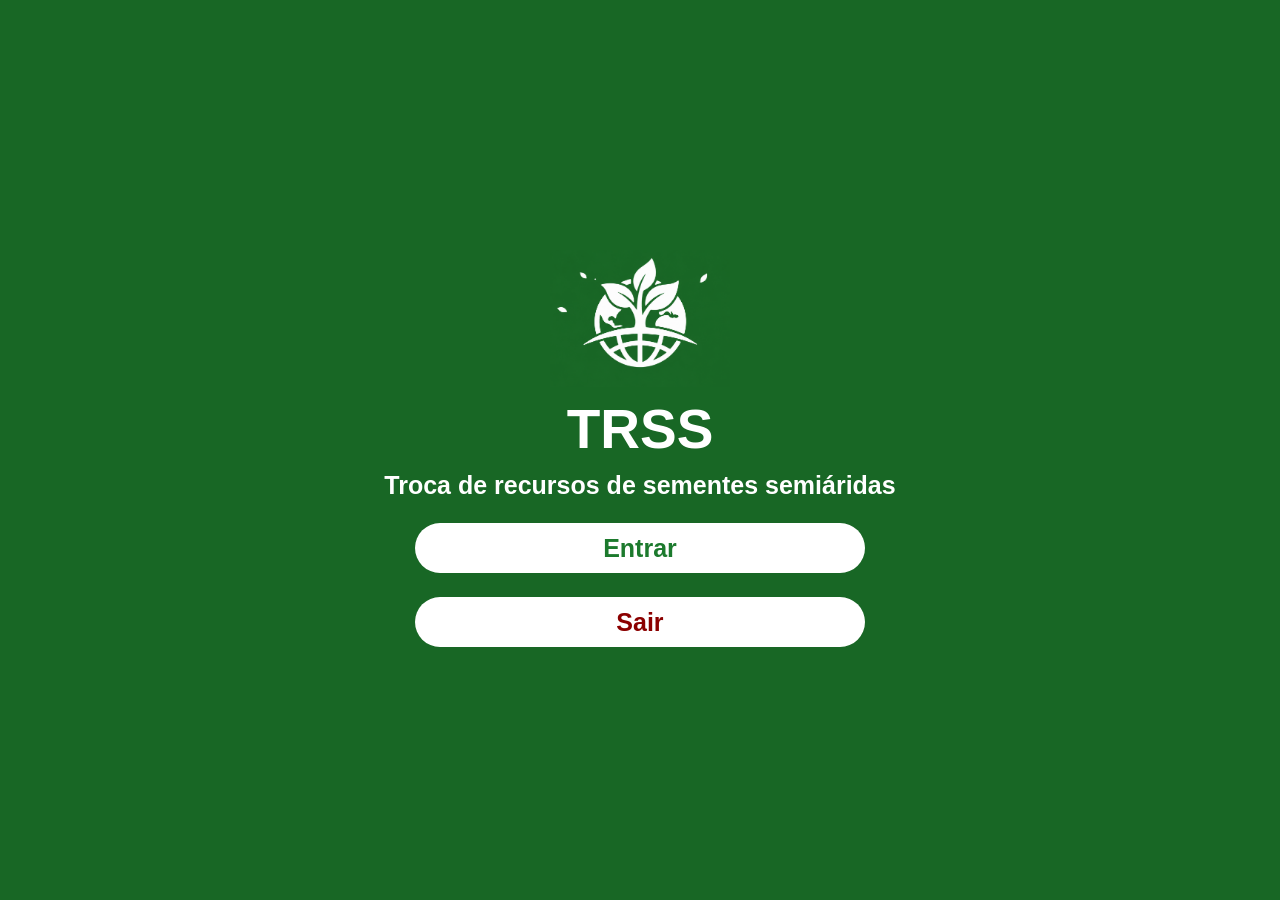
<file: html/index.html>
<!doctype html>
<html lang="pt-BR">
  <head>
    <meta charset="UTF-8" />
    <meta name="viewport" content="width=device-width, initial-scale=1.0" />
    <title>TRSS</title>

    <link rel="stylesheet" href="../css/index.css" />
  </head>

  <body>
    <div class="logo-area">
      <img src="../imagens/logo.png" alt="Logo" />

      <h1>TRSS</h1>

      <h2>Troca de recursos de sementes semiáridas</h2>

      <a href="login.html" class="btn entrar">Entrar</a>

      <br />

      <button class="btn sair">Sair</button>
    </div>
  </body>
</html>
</file>
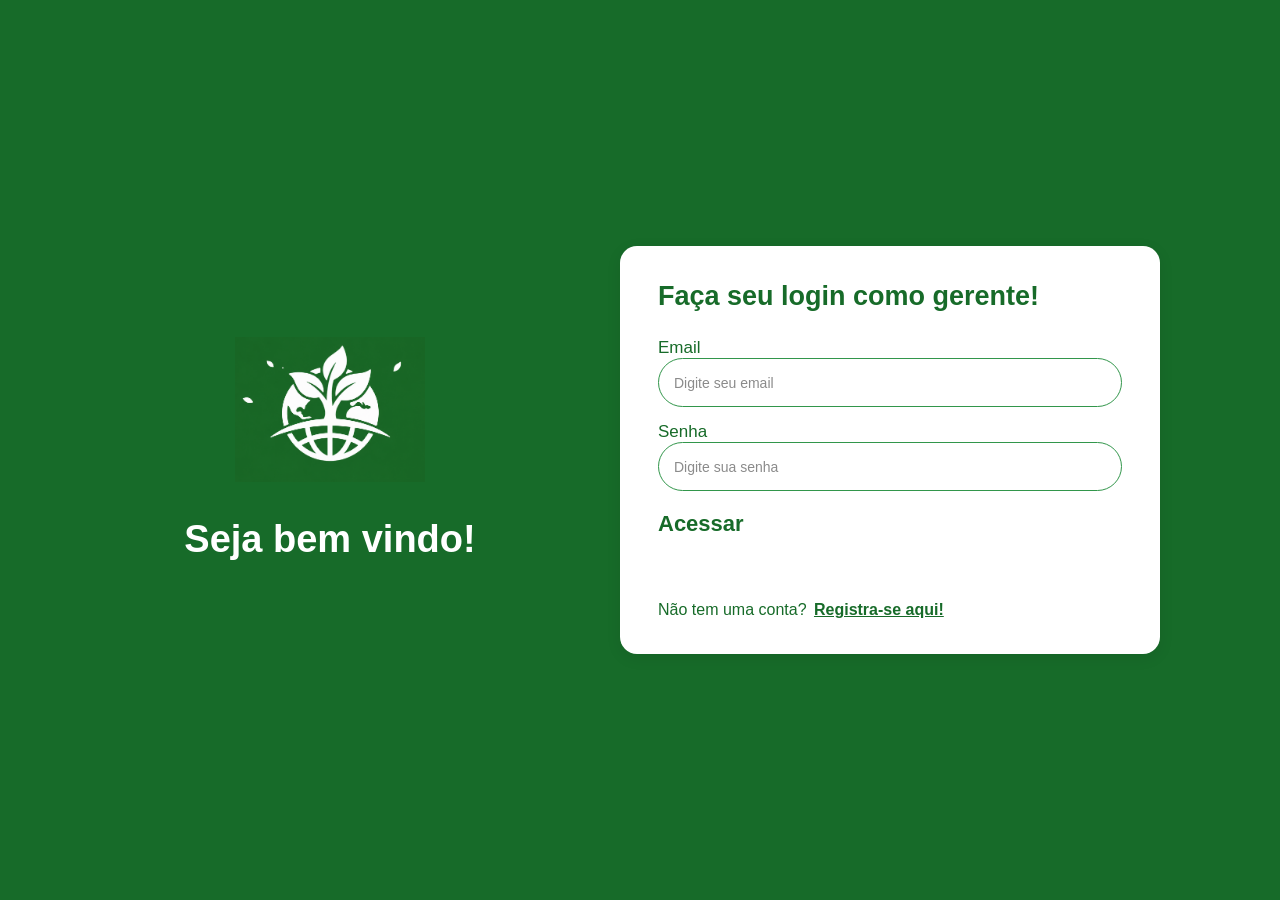
<file: html/adicionar-recurso.html>
<!doctype html>
<html lang="pt-BR">
  <head>
    <meta charset="UTF-8" />
    <meta name="viewport" content="width=device-width, initial-scale=1.0" />

    <link rel="stylesheet" href="../css/adicionar-recurso.css" />

    <title>TRSS - Gerenciar Recursos</title>
  </head>

  <body>
    <div class="container">
      <aside class="sidebar">
        <div class="usuario">
          <div class="avatar">👤</div>
          <span id="nomeUsuario">Olá!</span>
        </div>

        <div class="pesquisa"></div>

        <nav class="menu">
          <a href="homepage.html">
            <span class="icone">⌂</span>
            <span>Início</span>
          </a>

          <a href="monitorar-agricultores.html">
            <span class="icone">♧</span>
            <span>Monitorar agricultores</span>
          </a>

          <a href="adicionar-sementes.html">
            <span class="icone">▣</span>
            <span>Gerenciar sementes</span>
          </a>

          <a href="adicionar-recurso.html" class="ativo">
            <span class="icone">▤</span>
            <span>Gerenciar recursos</span>
          </a>

          <a href="aprovar-solicitacoes.html">
            <span class="icone">✓</span>
            <span>Aprovar solicitações</span>
          </a>

          <a href="#">
            <span class="icone">☑</span>
            <span>Avaliar devoluções</span>
          </a>

          <a href="#" class="sair" id="botaoSair">
            <span class="icone">↪</span>
            <span>Sair</span>
          </a>
        </nav>
      </aside>

      <main class="conteudo">
        <div class="conteudo-interno">
          <h1 class="titulo" id="tituloForm">Adicionar Recurso</h1>

          <div class="card">
            <form id="formRecurso">
              <label for="nome_recurso">Nome do recurso</label>
              <input type="text" id="nome_recurso" required />

              <label for="quantidade">Quantidade</label>
              <input
                type="number"
                id="quantidade"
                min="0"
                step="any"
                required
              />

              <div class="botoes-form">
                <button type="submit" class="enviar" id="botaoEnviar">
                  Adicionar recurso
                </button>
                <button
                  type="button"
                  class="cancelar"
                  id="botaoCancelar"
                  style="display: none"
                >
                  Cancelar edição
                </button>
              </div>
            </form>

            <p id="mensagem"></p>
          </div>

          <div class="card">
            <h2 class="subtitulo">Recursos cadastrados</h2>
            <table>
              <thead>
                <tr>
                  <th>Nome</th>
                  <th>Quantidade</th>
                  <th>Ações</th>
                </tr>
              </thead>
              <tbody id="listaRecursos">
                <tr>
                  <td colspan="3">Carregando...</td>
                </tr>
              </tbody>
            </table>
          </div>
        </div>
      </main>
    </div>

    <script>
      const API_URL = "http://localhost:3000/api";

      const sessaoSalva = localStorage.getItem("supabase_session");
      const usuarioSalvo = localStorage.getItem("usuario");

      if (!sessaoSalva || !usuarioSalvo) {
        window.location.href = "login.html";
      }

      const usuario = JSON.parse(usuarioSalvo);

      if (usuario.papel !== "gerente") {
        window.location.href = "login.html";
      }

      document.getElementById("nomeUsuario").textContent =
        `Olá, ${usuario.nome}`;

      const sessao = JSON.parse(sessaoSalva);
      const token = sessao?.access_token;

      document
        .getElementById("botaoSair")
        .addEventListener("click", (evento) => {
          evento.preventDefault();
          localStorage.removeItem("supabase_session");
          localStorage.removeItem("usuario");
          window.location.href = "login.html";
        });

      let recursoEditando = null;

      const form = document.getElementById("formRecurso");
      const mensagem = document.getElementById("mensagem");
      const botao = document.getElementById("botaoEnviar");
      const botaoCancelar = document.getElementById("botaoCancelar");
      const titulo = document.getElementById("tituloForm");

      function entrarModoEdicao(recurso) {
        recursoEditando = recurso.id_recurso;
        document.getElementById("nome_recurso").value = recurso.nome_recurso;
        document.getElementById("quantidade").value = recurso.quantidade;

        titulo.textContent = "Editar Recurso";
        botao.textContent = "Salvar alterações";
        botaoCancelar.style.display = "inline-block";

        window.scrollTo({ top: 0, behavior: "smooth" });
      }

      function sairModoEdicao() {
        recursoEditando = null;
        form.reset();
        titulo.textContent = "Adicionar Recurso";
        botao.textContent = "Adicionar recurso";
        botaoCancelar.style.display = "none";
      }

      botaoCancelar.addEventListener("click", sairModoEdicao);

      async function carregarRecursos() {
        const corpoTabela = document.getElementById("listaRecursos");

        try {
          const resposta = await fetch(`${API_URL}/recursos`);
          const resultado = await resposta.json();

          if (!resposta.ok || !resultado.sucesso) {
            corpoTabela.innerHTML = `<tr><td colspan="3">Erro ao carregar recursos.</td></tr>`;
            return;
          }

          if (resultado.recursos.length === 0) {
            corpoTabela.innerHTML = `<tr><td colspan="3">Nenhum recurso cadastrado ainda.</td></tr>`;
            return;
          }

          corpoTabela.innerHTML = resultado.recursos
            .map(
              (r) => `
                <tr>
                  <td>${r.nome_recurso}</td>
                  <td>
                    ${r.quantidade}
                    ${
                      r.quantidade === 0
                        ? `<span class="badge-zerado">Estoque zerado</span>`
                        : ""
                    }
                  </td>
                  <td class="acoes">
                    <button class="botao-editar" data-id="${r.id_recurso}">Editar</button>
                    <button class="botao-excluir" data-id="${r.id_recurso}">Excluir</button>
                  </td>
                </tr>
              `,
            )
            .join("");

          // Liga os botões de editar
          document.querySelectorAll(".botao-editar").forEach((btn) => {
            btn.addEventListener("click", () => {
              const recurso = resultado.recursos.find(
                (r) => String(r.id_recurso) === btn.dataset.id,
              );
              entrarModoEdicao(recurso);
            });
          });

          // Liga os botões de excluir
          document.querySelectorAll(".botao-excluir").forEach((btn) => {
            btn.addEventListener("click", () => excluirRecurso(btn.dataset.id));
          });
        } catch (erro) {
          corpoTabela.innerHTML = `<tr><td colspan="3">Não foi possível conectar com o servidor.</td></tr>`;
        }
      }

      carregarRecursos();

      // excluir

      async function excluirRecurso(id) {
        const confirmar = confirm(
          "Tem certeza que deseja excluir esse recurso?",
        );
        if (!confirmar) return;

        try {
          const resposta = await fetch(`${API_URL}/recursos/${id}`, {
            method: "DELETE",
            headers: {
              Authorization: `Bearer ${token}`,
            },
          });

          const resultado = await resposta.json();

          if (!resposta.ok) {
            alert(resultado.mensagem || "Não foi possível excluir o recurso.");
            return;
          }

          carregarRecursos();
        } catch (erro) {
          alert("Não foi possível conectar com o servidor.");
        }
      }

      // adiciona ou envia

      form.addEventListener("submit", async (evento) => {
        evento.preventDefault();

        const nome_recurso = document
          .getElementById("nome_recurso")
          .value.trim();
        const quantidade = document.getElementById("quantidade").value;

        mensagem.textContent = "";

        if (!nome_recurso || quantidade === "") {
          mensagem.textContent = "Preencha todos os campos.";
          mensagem.className = "erro";
          return;
        }

        const estaEditando = recursoEditando !== null;

        const url = estaEditando
          ? `${API_URL}/recursos/${recursoEditando}`
          : `${API_URL}/recursos`;

        const metodo = estaEditando ? "PUT" : "POST";

        botao.disabled = true;
        botao.textContent = estaEditando ? "Salvando..." : "Adicionando...";

        try {
          const resposta = await fetch(url, {
            method: metodo,
            headers: {
              "Content-Type": "application/json",
              Authorization: `Bearer ${token}`,
            },
            body: JSON.stringify({ nome_recurso, quantidade }),
          });

          const resultado = await resposta.json();

          if (!resposta.ok) {
            mensagem.textContent =
              resultado.mensagem ||
              (estaEditando
                ? "Não foi possível salvar as alterações."
                : "Não foi possível adicionar o recurso.");
            mensagem.className = "erro";
            return;
          }

          mensagem.textContent = estaEditando
            ? "Recurso atualizado com sucesso!"
            : "Recurso adicionado com sucesso!";
          mensagem.className = "sucesso";

          sairModoEdicao();
          carregarRecursos();
        } catch (erro) {
          mensagem.textContent = "Não foi possível conectar com o servidor.";
          mensagem.className = "erro";
        } finally {
          botao.disabled = false;
          botao.textContent = recursoEditando
            ? "Salvar alterações"
            : "Adicionar recurso";
        }
      });
    </script>
  </body>
</html>
</file>
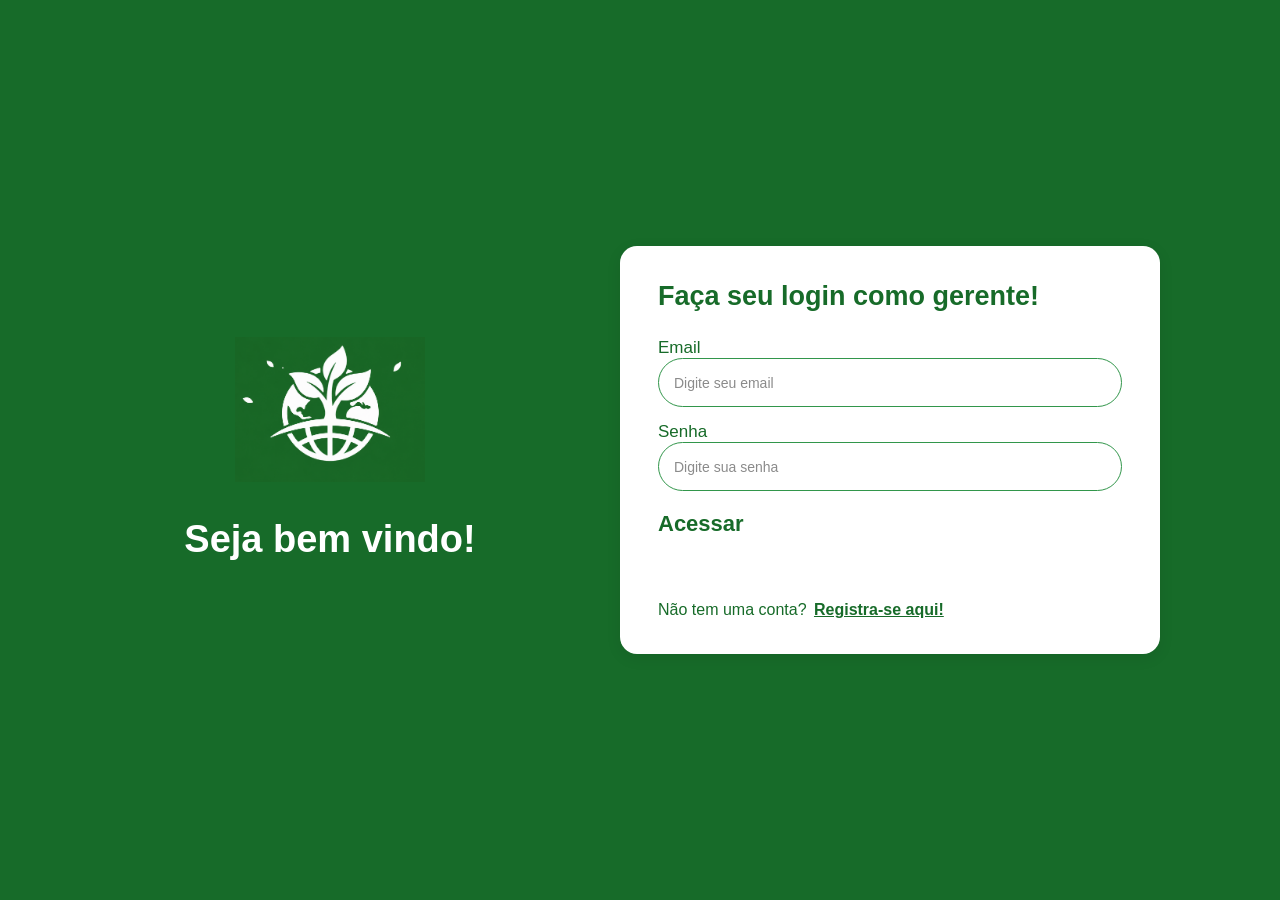
<file: html/adicionar-sementes.html>
<!doctype html>
<html lang="pt-BR">
  <head>
    <meta charset="UTF-8" />
    <meta name="viewport" content="width=device-width, initial-scale=1.0" />

    <link rel="stylesheet" href="../css/adicionar-sementes.css" />

    <title>TRSS - Gerenciar Sementes</title>
  </head>

  <body>
    <div class="container">
      <aside class="sidebar">
        <div class="usuario">
          <div class="avatar">👤</div>
          <span id="nomeUsuario">Olá!</span>
        </div>

        <div class="pesquisa"></div>

        <nav class="menu">
          <a href="homepage.html">
            <span class="icone">⌂</span>
            <span>Início</span>
          </a>

          <a href="monitorar-agricultores.html">
            <span class="icone">♧</span>
            <span>Monitorar agricultores</span>
          </a>

          <a href="adicionar-sementes.html" class="ativo">
            <span class="icone">▣</span>
            <span>Gerenciar sementes</span>
          </a>

          <a href="adicionar-recurso.html">
            <span class="icone">▤</span>
            <span>Gerenciar recursos</span>
          </a>

          <a href="aprovar-solicitacoes.html">
            <span class="icone">✓</span>
            <span>Aprovar solicitações</span>
          </a>

          <a href="#">
            <span class="icone">☑</span>
            <span>Avaliar devoluções</span>
          </a>

          <a href="#" class="sair" id="botaoSair">
            <span class="icone">↪</span>
            <span>Sair</span>
          </a>
        </nav>
      </aside>

      <main class="conteudo">
        <div class="conteudo-interno">
          <h1 class="titulo" id="tituloForm">Adicionar Semente</h1>

          <div class="card">
            <form id="formSemente">
              <label for="tipo">Tipo</label>
              <select id="tipo" required>
                <option value="" disabled selected>Selecione o tipo</option>
                <option value="Feijão">Feijão</option>
                <option value="Fava">Fava</option>
                <option value="Outras sementes">Outras sementes</option>
              </select>

              <label for="subtipo">Subtipo</label>
              <input type="text" id="subtipo" required />

              <label for="quantidade">Quantidade</label>
              <input
                type="number"
                id="quantidade"
                min="0"
                step="any"
                required
              />

              <div class="botoes-form">
                <button type="submit" class="enviar" id="botaoEnviar">
                  Adicionar semente
                </button>
                <button
                  type="button"
                  class="cancelar"
                  id="botaoCancelar"
                  style="display: none"
                >
                  Cancelar edição
                </button>
              </div>
            </form>

            <p id="mensagem"></p>
          </div>

          <div class="card">
            <h2 class="subtitulo">Sementes cadastradas</h2>
            <table>
              <thead>
                <tr>
                  <th>Tipo</th>
                  <th>Subtipo</th>
                  <th>Quantidade</th>
                  <th>Ações</th>
                </tr>
              </thead>
              <tbody id="listaSementes">
                <tr>
                  <td colspan="4">Carregando...</td>
                </tr>
              </tbody>
            </table>
          </div>
        </div>
      </main>
    </div>

    <script>
      const API_URL = "http://localhost:3000/api";

      // proteção

      const sessaoSalva = localStorage.getItem("supabase_session");
      const usuarioSalvo = localStorage.getItem("usuario");

      if (!sessaoSalva || !usuarioSalvo) {
        window.location.href = "login.html";
      }

      const usuario = JSON.parse(usuarioSalvo);

      if (usuario.papel !== "gerente") {
        window.location.href = "login.html";
      }

      document.getElementById("nomeUsuario").textContent =
        `Olá, ${usuario.nome}`;

      const sessao = JSON.parse(sessaoSalva);
      const token = sessao?.access_token;

      document
        .getElementById("botaoSair")
        .addEventListener("click", (evento) => {
          evento.preventDefault();
          localStorage.removeItem("supabase_session");
          localStorage.removeItem("usuario");
          window.location.href = "login.html";
        });

      let sementeEditando = null;

      const form = document.getElementById("formSemente");
      const mensagem = document.getElementById("mensagem");
      const botao = document.getElementById("botaoEnviar");
      const botaoCancelar = document.getElementById("botaoCancelar");
      const titulo = document.getElementById("tituloForm");

      function entrarModoEdicao(semente) {
        sementeEditando = semente.id_semente;
        document.getElementById("tipo").value = semente.tipo;
        document.getElementById("subtipo").value = semente.subtipo;
        document.getElementById("quantidade").value = semente.quantidade;

        titulo.textContent = "Editar Semente";
        botao.textContent = "Salvar alterações";
        botaoCancelar.style.display = "inline-block";

        window.scrollTo({ top: 0, behavior: "smooth" });
      }

      function sairModoEdicao() {
        sementeEditando = null;
        form.reset();
        titulo.textContent = "Adicionar Semente";
        botao.textContent = "Adicionar semente";
        botaoCancelar.style.display = "none";
      }

      botaoCancelar.addEventListener("click", sairModoEdicao);

      // carrega as sementes

      async function carregarSementes() {
        const corpoTabela = document.getElementById("listaSementes");

        try {
          const resposta = await fetch(`${API_URL}/sementes`);
          const resultado = await resposta.json();

          if (!resposta.ok || !resultado.sucesso) {
            corpoTabela.innerHTML = `<tr><td colspan="4">Erro ao carregar sementes.</td></tr>`;
            return;
          }

          if (resultado.sementes.length === 0) {
            corpoTabela.innerHTML = `<tr><td colspan="4">Nenhuma semente cadastrada ainda.</td></tr>`;
            return;
          }

          corpoTabela.innerHTML = resultado.sementes
            .map(
              (s) => `
                <tr>
                  <td>${s.tipo}</td>
                  <td>${s.subtipo}</td>
                  <td>
                    ${s.quantidade}
                    ${
                      s.quantidade === 0
                        ? `<span class="badge-zerado">Estoque zerado</span>`
                        : ""
                    }
                  </td>
                  <td class="acoes">
                    <button class="botao-editar" data-id="${s.id_semente}">Editar</button>
                    <button class="botao-excluir" data-id="${s.id_semente}">Excluir</button>
                  </td>
                </tr>
              `,
            )
            .join("");

          // Liga os botões de editar
          document.querySelectorAll(".botao-editar").forEach((btn) => {
            btn.addEventListener("click", () => {
              const semente = resultado.sementes.find(
                (s) => String(s.id_semente) === btn.dataset.id,
              );
              entrarModoEdicao(semente);
            });
          });

          // Liga os botões de excluir
          document.querySelectorAll(".botao-excluir").forEach((btn) => {
            btn.addEventListener("click", () => excluirSemente(btn.dataset.id));
          });
        } catch (erro) {
          corpoTabela.innerHTML = `<tr><td colspan="4">Não foi possível conectar com o servidor.</td></tr>`;
        }
      }

      carregarSementes();

      async function excluirSemente(id) {
        const confirmar = confirm(
          "Tem certeza que deseja excluir essa semente?",
        );
        if (!confirmar) return;

        try {
          const resposta = await fetch(`${API_URL}/sementes/${id}`, {
            method: "DELETE",
            headers: {
              Authorization: `Bearer ${token}`,
            },
          });

          const resultado = await resposta.json();

          if (!resposta.ok) {
            alert(resultado.mensagem || "Não foi possível excluir a semente.");
            return;
          }

          carregarSementes();
        } catch (erro) {
          alert("Não foi possível conectar com o servidor.");
        }
      }

      form.addEventListener("submit", async (evento) => {
        evento.preventDefault();

        const tipo = document.getElementById("tipo").value.trim();
        const subtipo = document.getElementById("subtipo").value.trim();
        const quantidade = document.getElementById("quantidade").value;

        mensagem.textContent = "";

        if (!tipo || !subtipo || quantidade === "") {
          mensagem.textContent = "Preencha todos os campos.";
          mensagem.className = "erro";
          return;
        }

        const estaEditando = sementeEditando !== null;

        const url = estaEditando
          ? `${API_URL}/sementes/${sementeEditando}`
          : `${API_URL}/sementes`;

        const metodo = estaEditando ? "PUT" : "POST";

        botao.disabled = true;
        botao.textContent = estaEditando ? "Salvando..." : "Adicionando...";

        try {
          const resposta = await fetch(url, {
            method: metodo,
            headers: {
              "Content-Type": "application/json",
              Authorization: `Bearer ${token}`,
            },
            body: JSON.stringify({ tipo, subtipo, quantidade }),
          });

          const resultado = await resposta.json();

          if (!resposta.ok) {
            mensagem.textContent =
              resultado.mensagem ||
              (estaEditando
                ? "Não foi possível salvar as alterações."
                : "Não foi possível adicionar a semente.");
            mensagem.className = "erro";
            return;
          }

          mensagem.textContent = estaEditando
            ? "Semente atualizada com sucesso!"
            : "Semente adicionada com sucesso!";
          mensagem.className = "sucesso";

          sairModoEdicao();
          carregarSementes();
        } catch (erro) {
          mensagem.textContent = "Não foi possível conectar com o servidor.";
          mensagem.className = "erro";
        } finally {
          botao.disabled = false;
          botao.textContent = sementeEditando
            ? "Salvar alterações"
            : "Adicionar semente";
        }
      });
    </script>
  </body>
</html>
</file>
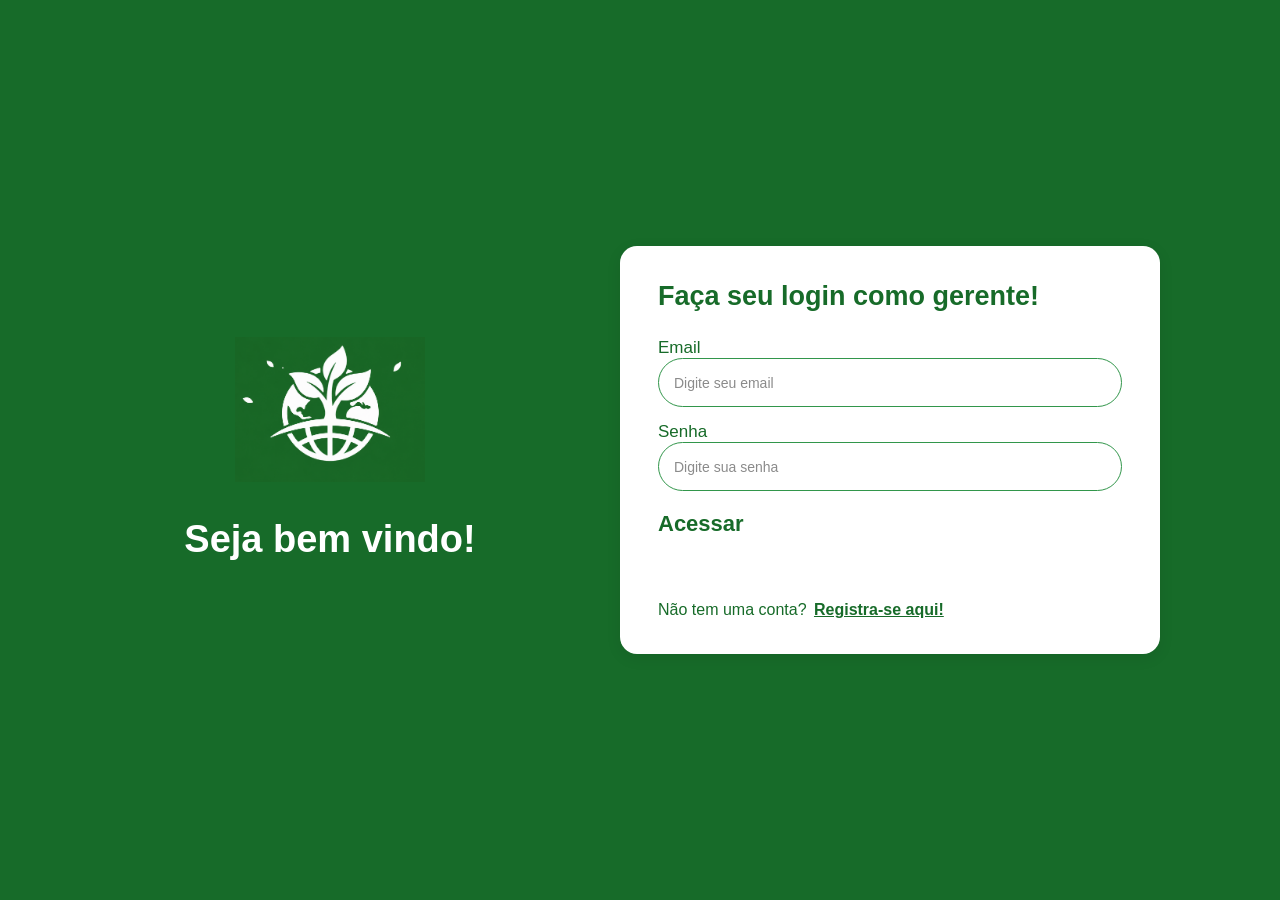
<file: html/aprovar-solicitacoes.html>
<!doctype html>
<html lang="pt-BR">
  <head>
    <meta charset="UTF-8" />
    <meta name="viewport" content="width=device-width, initial-scale=1.0" />

    <link rel="stylesheet" href="../css/aprovar-solicitacoes.css" />

    <title>TRSS - Aprovar solicitações</title>
  </head>

  <body>
    <div class="container">
      <aside class="sidebar">
        <div class="usuario">
          <div class="avatar">👤</div>
          <span id="nomeUsuario">Olá!</span>
        </div>

        <div class="pesquisa"></div>

        <nav class="menu">
          <a href="homepage.html">
            <span class="icone">⌂</span>
            <span>Início</span>
          </a>

          <a href="monitorar-agricultores.html">
            <span class="icone">♧</span>
            <span>Monitorar agricultores</span>
          </a>

          <a href="adicionar-sementes.html">
            <span class="icone">▣</span>
            <span>Gerenciar sementes</span>
          </a>

          <a href="adicionar-recurso.html">
            <span class="icone">▤</span>
            <span>Gerenciar recursos</span>
          </a>

          <a href="aprovar-solicitacoes.html" class="ativo">
            <span class="icone">✓</span>
            <span>Aprovar solicitações e doações</span>
          </a>

          <a href="#">
            <span class="icone">☑</span>
            <span>Avaliar devoluções</span>
          </a>

          <a href="#" class="sair" id="botaoSair">
            <span class="icone">↪</span>
            <span>Sair</span>
          </a>
        </nav>
      </aside>

      <main class="conteudo">
        <div class="conteudo-interno">
          <h1 class="titulo">Aprovar solicitações e doações</h1>

          <div class="lista-operacoes" id="listaOperacoes">
            <p class="carregando">Carregando...</p>
          </div>
        </div>
      </main>
    </div>

    <script>
      const API_URL = "http://localhost:3000/api";

      const sessaoSalva = localStorage.getItem("supabase_session");
      const usuarioSalvo = localStorage.getItem("usuario");

      if (!sessaoSalva || !usuarioSalvo) {
        window.location.href = "login.html";
      }

      const usuario = JSON.parse(usuarioSalvo);

      if (usuario.papel !== "gerente") {
        window.location.href = "login.html";
      }

      const sessao = JSON.parse(sessaoSalva);
      const token = sessao?.access_token;

      document.getElementById("nomeUsuario").textContent =
        `Olá, ${usuario.nome}`;

      document
        .getElementById("botaoSair")
        .addEventListener("click", (evento) => {
          evento.preventDefault();
          localStorage.removeItem("supabase_session");
          localStorage.removeItem("usuario");
          window.location.href = "login.html";
        });

      function descreverItem(operacao) {
        if (operacao.semente) {
          return `${operacao.semente.tipo} - ${operacao.semente.subtipo}`;
        }
        if (operacao.recurso) {
          return operacao.recurso.nome_recurso;
        }
        return "Item não encontrado";
      }

      function formatarData(dataIso) {
        const data = new Date(dataIso);
        return (
          data.toLocaleDateString("pt-BR") +
          " às " +
          data.toLocaleTimeString("pt-BR", {
            hour: "2-digit",
            minute: "2-digit",
          })
        );
      }

      //link do whatsapp

      function montarLinkWhatsapp(telefone) {
        // Remove qualquer caractere que não seja número, por segurança
        const somenteNumeros = String(telefone).replace(/\D/g, "");
        return `https://wa.me/55${somenteNumeros}`;
      }

      //operações pendentes

      async function carregarOperacoes() {
        const lista = document.getElementById("listaOperacoes");

        try {
          const resposta = await fetch(`${API_URL}/operacoes/pendentes`, {
            headers: {
              Authorization: `Bearer ${token}`,
            },
          });
          const resultado = await resposta.json();

          if (!resposta.ok || !resultado.sucesso) {
            lista.innerHTML = `<p class="carregando">Não foi possível carregar as operações.</p>`;
            return;
          }

          if (resultado.operacoes.length === 0) {
            lista.innerHTML = `<p class="carregando">Nenhuma operação pendente no momento.</p>`;
            return;
          }

          lista.innerHTML = resultado.operacoes
            .map(
              (operacao) => `
                <div class="card-operacao" data-id="${operacao.id_operação}">
                  <div class="topo-card">
                    <span class="tipo-badge tipo-${operacao.tipo === "doação" ? "doacao" : "solicitacao"}">
                      ${operacao.tipo === "doação" ? "Doação" : "Solicitação"}
                    </span>
                    <span class="data-operacao">${formatarData(operacao.data_operação)}</span>
                  </div>

                  <div class="corpo-card">
                    <p class="nome-agricultor">${operacao.nome_agricultor}</p>
                    <p class="item-operacao">${descreverItem(operacao)}</p>
                    <p class="quantidade-operacao">Quantidade: ${operacao.quantidade}</p>
                  </div>

                  <div class="rodape-card">
                    ${
                      operacao.telefone_agricultor
                        ? `<a class="botao-contato" href="${montarLinkWhatsapp(operacao.telefone_agricultor)}" target="_blank" rel="noopener noreferrer">Contatar via WhatsApp</a>`
                        : `<span class="sem-contato">Sem telefone</span>`
                    }

                    <div class="acoes">
                      <button class="botao-recusar" onclick="recusar(${operacao.id_operação})">Recusar</button>
                      <button class="botao-aprovar" onclick="aprovar(${operacao.id_operação})">Aprovar</button>
                    </div>
                  </div>
                </div>
              `,
            )
            .join("");
        } catch (erro) {
          lista.innerHTML = `<p class="carregando">Não foi possível conectar com o servidor.</p>`;
        }
      }

      //aprovar ou recusar

      async function processarOperacao(id, acao) {
        const card = document.querySelector(`[data-id="${id}"]`);

        try {
          const resposta = await fetch(`${API_URL}/operacoes/${id}/${acao}`, {
            method: "PUT",
            headers: {
              Authorization: `Bearer ${token}`,
            },
          });
          const resultado = await resposta.json();

          if (!resposta.ok || !resultado.sucesso) {
            alert(resultado.mensagem || "Não foi possível concluir a ação.");
            return;
          }

          if (card) card.remove();
        } catch (erro) {
          alert("Não foi possível conectar com o servidor.");
        }
      }

      function aprovar(id) {
        processarOperacao(id, "aprovar");
      }

      function recusar(id) {
        processarOperacao(id, "recusar");
      }

      carregarOperacoes();
    </script>
  </body>
</html>
</file>
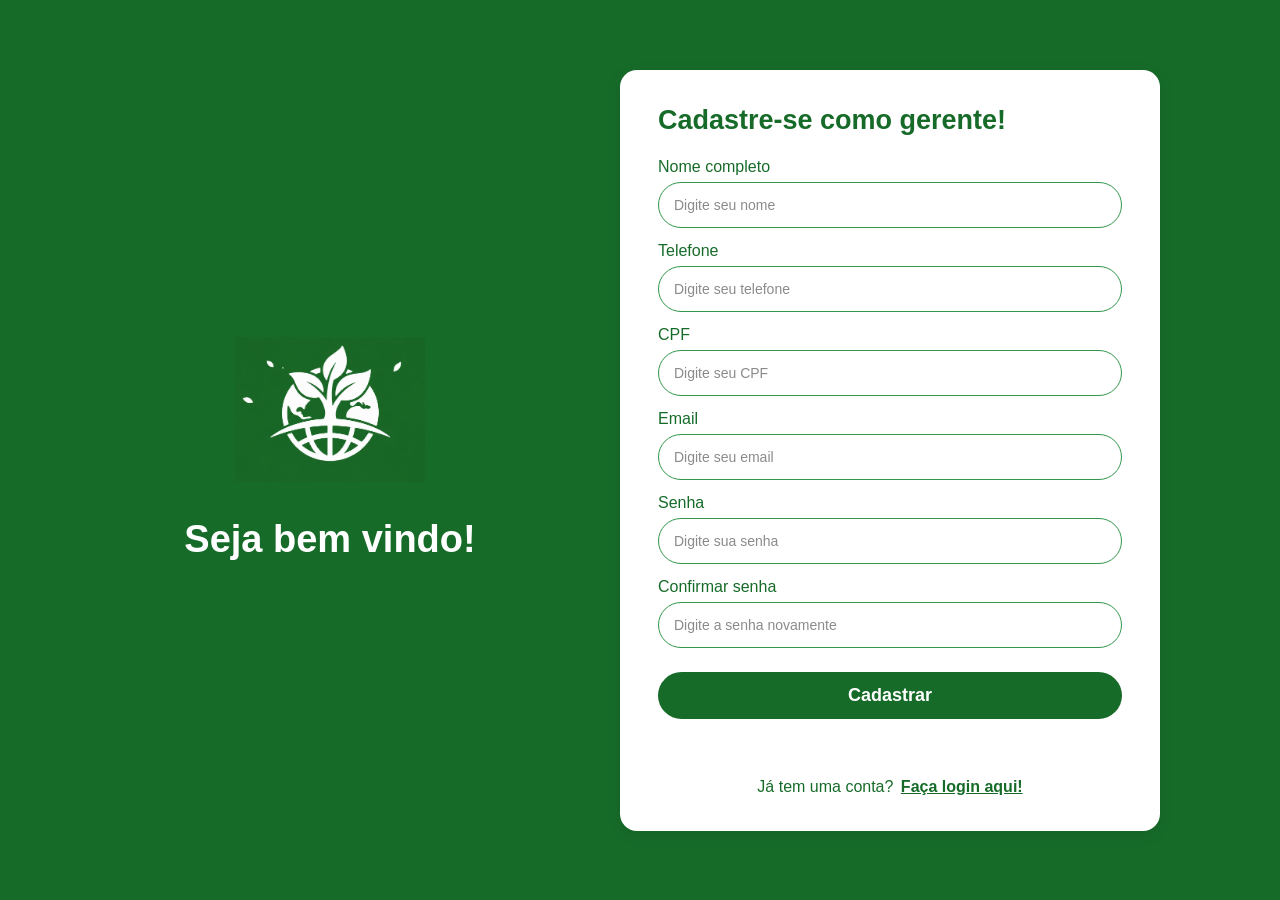
<file: html/cadastro.html>
<!doctype html>
<html lang="pt-BR">
  <head>
    <meta charset="UTF-8" />
    <meta name="viewport" content="width=device-width, initial-scale=1.0" />

    <link rel="stylesheet" href="../css/cadastro.css" />

    <title>Cadastro TRSS</title>
  </head>

  <body>
    <div class="container-login">
      <div class="lado-esquerdo">
        <img src="../imagens/logo.png" alt="Logo TRSS" />

        <h1>Seja bem vindo!</h1>
      </div>

      <div class="caixa-login">
        <h2>Cadastre-se como gerente!</h2>

        <form id="formCadastro">
          <label for="nome">Nome completo</label>
          <div class="campo">
            <input
              type="text"
              id="nome"
              placeholder="Digite seu nome"
              required
            />
          </div>

          <label for="telefone">Telefone</label>
          <div class="campo">
            <input
              type="tel"
              id="telefone"
              placeholder="Digite seu telefone"
              required
            />
          </div>

          <label for="cpf">CPF</label>
          <div class="campo">
            <input type="text" id="cpf" placeholder="Digite seu CPF" required />
          </div>

          <label for="email">Email</label>
          <div class="campo">
            <input
              type="email"
              id="email"
              placeholder="Digite seu email"
              required
            />
          </div>

          <label for="senha">Senha</label>
          <div class="campo">
            <input
              type="password"
              id="senha"
              placeholder="Digite sua senha"
              required
            />
          </div>

          <label for="confirmarSenha">Confirmar senha</label>
          <div class="campo">
            <input
              type="password"
              id="confirmarSenha"
              placeholder="Digite a senha novamente"
              required
            />
          </div>

          <button type="submit" class="acessar" id="botaoCadastrar">
            Cadastrar
          </button>
        </form>

        <p id="mensagem"></p>

        <p class="cadastro">
          Já tem uma conta?
          <a href="login.html"> Faça login aqui! </a>
        </p>
      </div>
    </div>

    <script>
      // Endereço backend
      const API_URL = "http://localhost:3000/api";

      const form = document.getElementById("formCadastro");
      const mensagem = document.getElementById("mensagem");
      const botao = document.getElementById("botaoCadastrar");

      form.addEventListener("submit", async (evento) => {
        evento.preventDefault();

        const nome = document.getElementById("nome").value.trim();
        const telefone = document.getElementById("telefone").value.trim();
        const cpf = document.getElementById("cpf").value.trim();
        const email = document.getElementById("email").value.trim();
        const senha = document.getElementById("senha").value;
        const confirmarSenha = document.getElementById("confirmarSenha").value;

        mensagem.textContent = "";
        mensagem.className = "";

        if (!nome || !telefone || !cpf || !email || !senha || !confirmarSenha) {
          mensagem.textContent = "Preencha todos os campos.";
          mensagem.className = "erro";
          return;
        }

        if (senha !== confirmarSenha) {
          mensagem.textContent = "As senhas não são iguais.";
          mensagem.className = "erro";
          return;
        }

        botao.disabled = true;
        botao.textContent = "Cadastrando...";

        try {
          const resposta = await fetch(`${API_URL}/cadastro`, {
            method: "POST",
            headers: { "Content-Type": "application/json" },
            body: JSON.stringify({
              nome,
              telefone,
              cpf,
              email,
              senha,
              papel: "gerente",
            }),
          });

          const resultado = await resposta.json();

          if (!resposta.ok) {
            mensagem.textContent =
              resultado.mensagem || "Não foi possível realizar o cadastro.";
            mensagem.className = "erro";
            return;
          }

          mensagem.textContent =
            "Cadastro realizado! Verifique seu email e faça login.";
          mensagem.className = "sucesso";
          form.reset();

          setTimeout(() => {
            window.location.href = "login.html";
          }, 1500);
        } catch (erro) {
          mensagem.textContent = "Não foi possível conectar com o servidor.";
          mensagem.className = "erro";
        } finally {
          botao.disabled = false;
          botao.textContent = "Cadastrar";
        }
      });
    </script>
  </body>
</html>
</file>
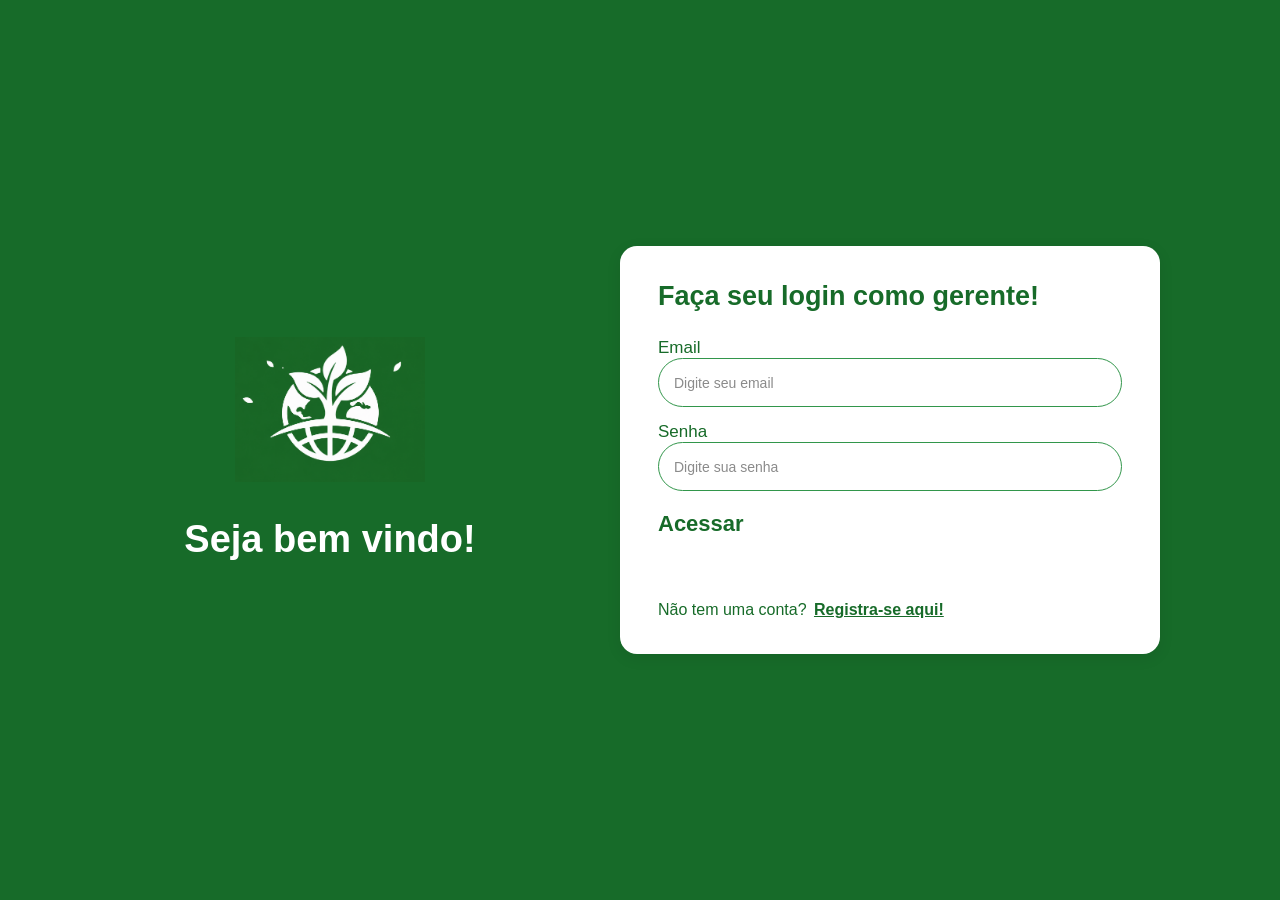
<file: html/login.html>
<!doctype html>
<html lang="pt-BR">
  <head>
    <meta charset="UTF-8" />
    <meta name="viewport" content="width=device-width, initial-scale=1.0" />

    <link rel="stylesheet" href="../css/login.css" />

    <title>Login TRSS</title>
  </head>

  <body>
    <div class="container-login">
      <div class="lado-esquerdo">
        <img src="../imagens/logo.png" alt="Logo TRSS" />

        <h1>Seja bem vindo!</h1>
      </div>

      <div class="caixa-login">
        <h2>Faça seu login como gerente!</h2>

        <form id="formLogin">
          <label for="email">Email</label>

          <div class="email-container">
            <input
              type="email"
              id="email"
              placeholder="Digite seu email"
              required
            />
          </div>

          <label for="senha">Senha</label>

          <div class="senha-container">
            <input
              type="password"
              id="senha"
              placeholder="Digite sua senha"
              required
            />
          </div>

          <button type="submit" class="acessar" id="botaoAcessar">
            Acessar
          </button>
        </form>

        <p id="mensagem"></p>

        <p class="cadastro">
          Não tem uma conta?
          <a href="cadastro.html"> Registra-se aqui! </a>
        </p>
      </div>
    </div>

    <script>
      const API_URL = "http://localhost:3000/api";

      const form = document.getElementById("formLogin");
      const mensagem = document.getElementById("mensagem");
      const botao = document.getElementById("botaoAcessar");

      form.addEventListener("submit", async (evento) => {
        evento.preventDefault();

        const email = document.getElementById("email").value.trim();
        const senha = document.getElementById("senha").value;

        mensagem.textContent = "";
        mensagem.className = "";

        if (!email || !senha) {
          mensagem.textContent = "Digite o email e a senha.";
          mensagem.className = "erro";
          return;
        }

        botao.disabled = true;
        botao.textContent = "Entrando...";

        try {
          const resposta = await fetch(`${API_URL}/login`, {
            method: "POST",
            headers: { "Content-Type": "application/json" },
            body: JSON.stringify({ email, senha }),
          });

          const resultado = await resposta.json();

          if (!resposta.ok) {
            mensagem.textContent =
              resultado.mensagem || "Email ou senha incorretos.";
            mensagem.className = "erro";
            return;
          }

          if (!resultado.usuario) {
            mensagem.textContent = "Não foi possível encontrar o usuário.";
            mensagem.className = "erro";
            return;
          }

          if (resultado.usuario.papel !== "gerente") {
            mensagem.textContent = "Essa conta não é de gerente.";
            mensagem.className = "erro";
            return;
          }

          localStorage.setItem(
            "supabase_session",
            JSON.stringify(resultado.session),
          );
          localStorage.setItem("usuario", JSON.stringify(resultado.usuario));

          window.location.href = "homepage.html";
        } catch (erro) {
          mensagem.textContent = "Não foi possível conectar com o servidor.";
          mensagem.className = "erro";
        } finally {
          botao.disabled = false;
          botao.textContent = "Acessar";
        }
      });
    </script>
  </body>
</html>
</file>
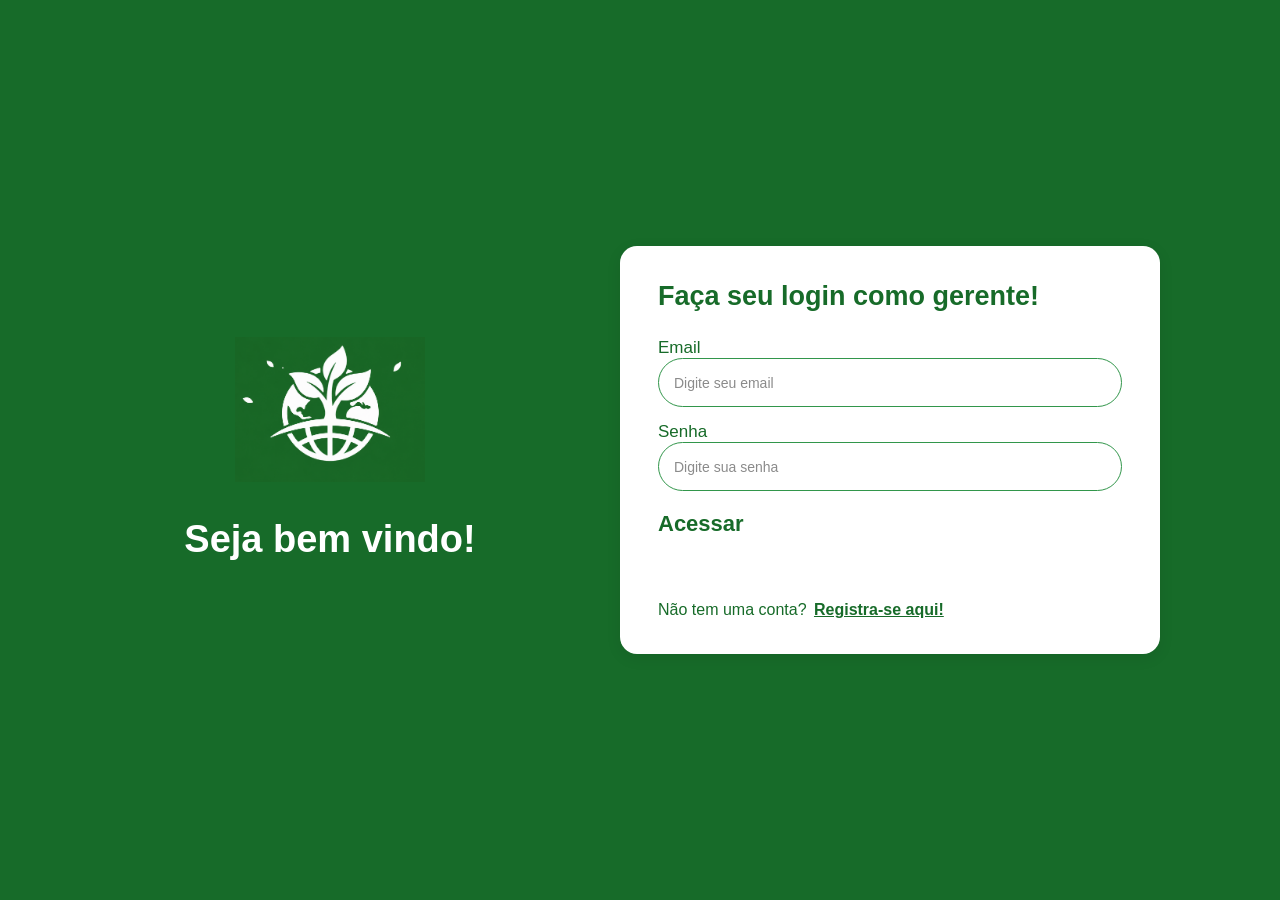
<file: html/monitorar-agricultores.html>
<!doctype html>
<html lang="pt-BR">
  <head>
    <meta charset="UTF-8" />
    <meta name="viewport" content="width=device-width, initial-scale=1.0" />

    <link rel="stylesheet" href="../css/monitoramento.css" />

    <title>TRSS - Monitoramento</title>
  </head>

  <body>
    <div class="container">
      <aside class="sidebar">
        <div class="usuario">
          <div class="avatar">👤</div>
          <span id="nomeUsuario">Olá!</span>
        </div>

        <div class="pesquisa"></div>

        <nav class="menu">
          <a href="homepage.html">
            <span class="icone">⌂</span>
            <span>Início</span>
          </a>

          <a href="monitorar-agricultores.html" class="ativo">
            <span class="icone">♧</span>
            <span>Monitorar agricultores</span>
          </a>

          <a href="adicionar-sementes.html">
            <span class="icone">▣</span>
            <span>Gerenciar sementes</span>
          </a>

          <a href="adicionar-recurso.html">
            <span class="icone">▤</span>
            <span>Gerenciar recursos</span>
          </a>

          <a href="aprovar-solicitacoes.html">
            <span class="icone">✓</span>
            <span>Aprovar solicitações e doações</span>
          </a>

          <a href="#">
            <span class="icone">☑</span>
            <span>Avaliar devoluções</span>
          </a>

          <a href="#" class="sair" id="botaoSair">
            <span class="icone">↪</span>
            <span>Sair</span>
          </a>
        </nav>
      </aside>

      <main class="conteudo">
        <div class="conteudo-interno">
          <h1 class="titulo">Monitoramento</h1>

          <div class="cabecalho-lista">
            <span>Agricultor</span>
            <span>Acessar Pendências</span>
          </div>

          <div class="lista-agricultores" id="listaAgricultores">
            <p class="carregando">Carregando...</p>
          </div>
        </div>
      </main>
    </div>

    <script>
      const API_URL = "http://localhost:3000/api";

      const sessaoSalva = localStorage.getItem("supabase_session");
      const usuarioSalvo = localStorage.getItem("usuario");

      if (!sessaoSalva || !usuarioSalvo) {
        window.location.href = "login.html";
      }

      const usuario = JSON.parse(usuarioSalvo);

      if (usuario.papel !== "gerente") {
        window.location.href = "login.html";
      }

      document.getElementById("nomeUsuario").textContent =
        `Olá, ${usuario.nome}`;

      document
        .getElementById("botaoSair")
        .addEventListener("click", (evento) => {
          evento.preventDefault();
          localStorage.removeItem("supabase_session");
          localStorage.removeItem("usuario");
          window.location.href = "login.html";
        });

      // carrega os agricultores e as pendências

      async function carregarAgricultores() {
        const lista = document.getElementById("listaAgricultores");

        try {
          const resposta = await fetch(`${API_URL}/monitoramento`);
          const resultado = await resposta.json();

          if (!resposta.ok || !resultado.sucesso) {
            lista.innerHTML = `<p class="carregando">Não foi possível carregar os agricultores.</p>`;
            return;
          }

          if (resultado.agricultores.length === 0) {
            lista.innerHTML = `<p class="carregando">Nenhum agricultor cadastrado ainda.</p>`;
            return;
          }

          lista.innerHTML = resultado.agricultores
            .map(
              (agricultor) => `
                <a href="pendencia-agricultor.html?cpf=${encodeURIComponent(agricultor.cpf_agricultor)}&nome=${encodeURIComponent(agricultor.nome)}"
  class="linha-agricultor"
                >
                  <span class="nome-agricultor">${agricultor.nome}</span>
                  <span class="contagem-pendencias">
                    ${agricultor.pendencias} pendência${agricultor.pendencias === 1 ? "" : "s"}
                  </span>
                </a>
              `,
            )
            .join("");
        } catch (erro) {
          lista.innerHTML = `<p class="carregando">Não foi possível conectar com o servidor.</p>`;
        }
      }

      carregarAgricultores();
    </script>
  </body>
</html>
</file>
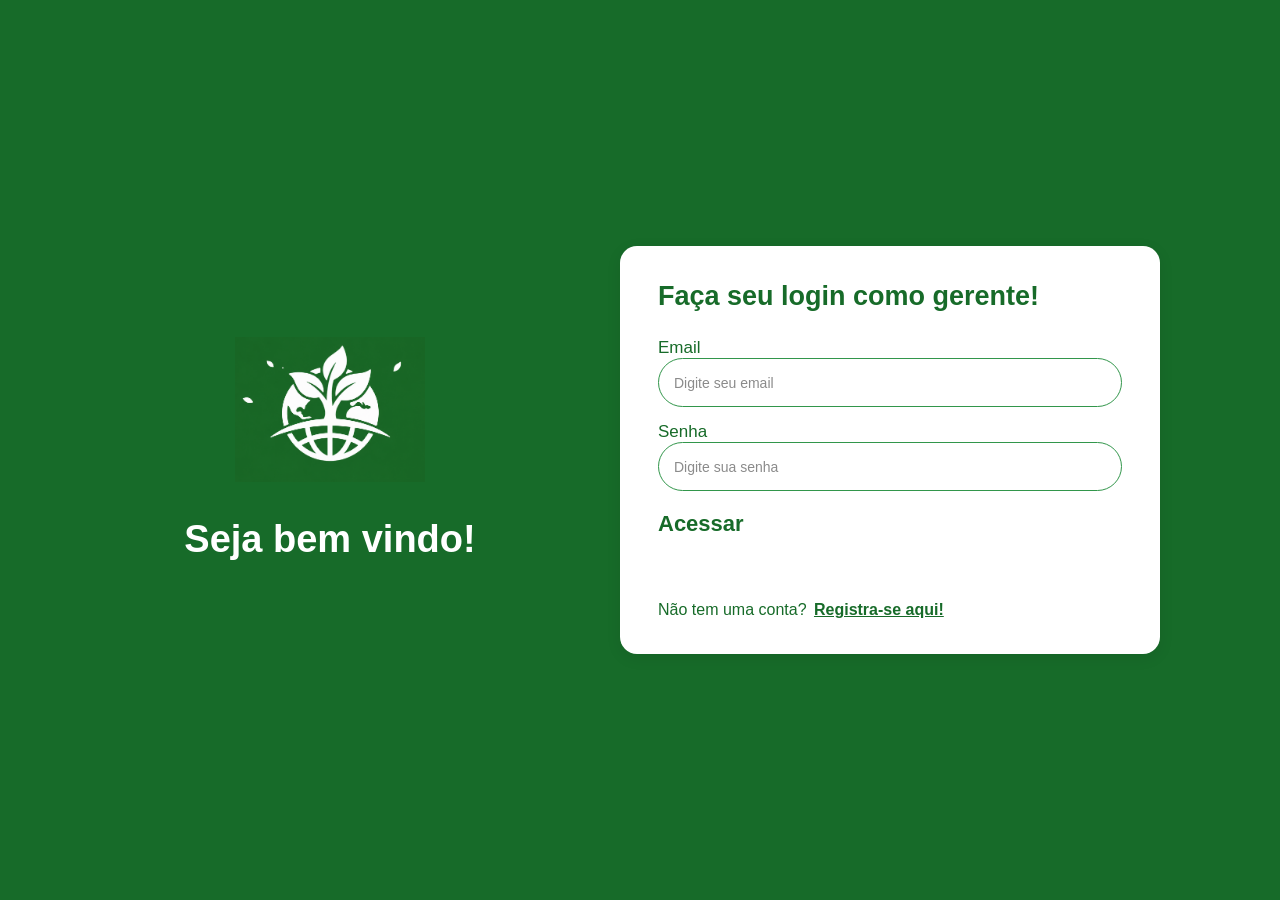
<file: html/pendencia-agricultor.html>
<!doctype html>
<html lang="pt-BR">
  <head>
    <meta charset="UTF-8" />
    <meta name="viewport" content="width=device-width, initial-scale=1.0" />

    <link rel="stylesheet" href="../css/pendencia-agricultor.css" />

    <title>TRSS - Pendências do agricultor</title>
  </head>

  <body>
    <div class="container">
      <aside class="sidebar">
        <div class="usuario">
          <div class="avatar">👤</div>
          <span id="nomeUsuario">Olá!</span>
        </div>

        <div class="pesquisa"></div>

        <nav class="menu">
          <a href="homepage.html">
            <span class="icone">⌂</span>
            <span>Início</span>
          </a>

          <a href="monitorar-agricultores.html" class="ativo">
            <span class="icone">♧</span>
            <span>Monitorar agricultores</span>
          </a>

          <a href="adicionar-semente.html">
            <span class="icone">▣</span>
            <span>Gerenciar sementes</span>
          </a>

          <a href="adicionar-recurso.html">
            <span class="icone">▤</span>
            <span>Gerenciar recursos</span>
          </a>

          <a href="aprovar-solicitacoes.html">
            <span class="icone">✓</span>
            <span>Aprovar solicitações e doações</span>
          </a>

          <a href="#">
            <span class="icone">☑</span>
            <span>Avaliar devoluções</span>
          </a>

          <a href="#" class="sair" id="botaoSair">
            <span class="icone">↪</span>
            <span>Sair</span>
          </a>
        </nav>
      </aside>

      <main class="conteudo">
        <div class="conteudo-interno">
          <a href="monitorar-agricultores.html" class="voltar">&lt; Voltar</a>

          <h1 class="titulo" id="tituloAgricultor">Pendências</h1>

          <div class="lista-pendencias" id="listaPendencias">
            <p class="carregando">Carregando...</p>
          </div>
        </div>
      </main>
    </div>

    <script>
      const API_URL = "http://localhost:3000/api";

      // proteção

      const sessaoSalva = localStorage.getItem("supabase_session");
      const usuarioSalvo = localStorage.getItem("usuario");

      if (!sessaoSalva || !usuarioSalvo) {
        window.location.href = "login.html";
      }

      const usuario = JSON.parse(usuarioSalvo);

      if (usuario.papel !== "gerente") {
        window.location.href = "login.html";
      }

      document.getElementById("nomeUsuario").textContent =
        `Olá, ${usuario.nome}`;

      document
        .getElementById("botaoSair")
        .addEventListener("click", (evento) => {
          evento.preventDefault();
          localStorage.removeItem("supabase_session");
          localStorage.removeItem("usuario");
          window.location.href = "login.html";
        });

      const parametros = new URLSearchParams(window.location.search);
      const cpf = parametros.get("cpf");
      const nome = parametros.get("nome");

      if (!cpf) {
        window.location.href = "monitorar-agricultores.html";
      }

      document.getElementById("tituloAgricultor").textContent = nome
        ? `Pendências de ${nome}`
        : "Pendências";

      function formatarData(dataIso) {
        if (!dataIso) return "-";
        const data = new Date(dataIso);
        return data.toLocaleDateString("pt-BR");
      }

      function descreverItem(pendencia) {
        if (pendencia.subtipo) {
          return `${pendencia.tipo} - ${pendencia.subtipo}`;
        }
        return pendencia.tipo || "Item não encontrado";
      }

      // carrega as pendências

      async function carregarPendencias() {
        const lista = document.getElementById("listaPendencias");

        try {
          const resposta = await fetch(
            `${API_URL}/monitoramento/${encodeURIComponent(cpf)}`,
          );
          const resultado = await resposta.json();

          if (!resposta.ok || !resultado.sucesso) {
            lista.innerHTML = `<p class="carregando">Não foi possível carregar as pendências.</p>`;
            return;
          }

          if (resultado.pendencias.length === 0) {
            lista.innerHTML = `<p class="carregando">Nenhuma pendência encontrada.</p>`;
            return;
          }

          lista.innerHTML = resultado.pendencias
            .map(
              (pendencia) => `
                <div class="card-pendencia">
                  <div class="topo-card">
                    <span class="tipo-badge tipo-${pendencia.tipo_operação === "doação" ? "doacao" : "solicitacao"}">
                      ${pendencia.tipo_operação === "doação" ? "Doação" : "Solicitação"}
                    </span>
                    <span class="data-pendencia">${formatarData(pendencia.data_operação)}</span>
                  </div>

                  <p class="item-pendencia">${descreverItem(pendencia)}</p>
                  <p class="quantidade-pendencia">Quantidade: ${pendencia.quantidade}</p>

                  ${
                    pendencia.status_pendencia
                      ? `<span class="status-badge status-${pendencia.status_pendencia}">${pendencia.status_pendencia}</span>`
                      : ""
                  }
                </div>
              `,
            )
            .join("");
        } catch (erro) {
          lista.innerHTML = `<p class="carregando">Não foi possível conectar com o servidor.</p>`;
        }
      }

      carregarPendencias();
    </script>
  </body>
</html>
</file>
<file: css/index.css>
* {
  margin: 0;
  padding: 0;
  box-sizing: border-box;
  font-family: Arial, sans-serif;
}

body {
  background: #186725;
  height: 100vh;

  display: flex;
  justify-content: center;
  align-items: center;
}

.logo-area {
  display: flex;
  flex-direction: column;
  align-items: center;
  text-align: center;

  color: white;
}

.logo-area img {
  width: 180px;
  margin-bottom: 10px;
}

.logo-area h1 {
  font-size: 55px;
  margin-bottom: 10px;
}

.logo-area h2 {
  font-size: 25px;
  margin-bottom: 20px;
}

.btn {
  width: 450px;
  height: 50px;

  display: flex;
  justify-content: center;
  align-items: center;

  border: none;
  border-radius: 25px;

  text-decoration: none;

  font-size: 25px;
  font-weight: bold;

  margin: 3px 0;

  cursor: pointer;
}

.entrar {
  background: white;
  color: #1c7a2d;
}

.sair {
  background: white;
  color: darkred;
}
</file>
<file: css/adicionar-recurso.css>
* {
  margin: 0;
  padding: 0;
  box-sizing: border-box;
}

body {
  font-family: Arial, Helvetica, sans-serif;
  background: #eee8e8;
  min-height: 100vh;
}

.container {
  display: flex;
  min-height: 100vh;
}

.sidebar {
  width: 290px;
  min-height: 100vh;
  background: #155d26;
  color: white;
  padding: 35px 24px;
  flex-shrink: 0;
}

.usuario {
  display: flex;
  align-items: center;
  gap: 12px;
  margin-bottom: 22px;
  padding-left: 5px;
}

.avatar {
  width: 35px;
  height: 35px;
  border: 2px solid white;
  border-radius: 50%;
  display: flex;
  align-items: center;
  justify-content: center;
  font-size: 17px;
}

.usuario span {
  font-size: 16px;
}

.pesquisa {
  width: 100%;
  height: 38px;
  background: #07571a;
  border: none;
  border-radius: 20px;
  margin-bottom: 25px;
}

.menu {
  display: flex;
  flex-direction: column;
  gap: 5px;
}

.menu a {
  display: flex;
  align-items: center;
  gap: 13px;
  height: 42px;
  padding: 0 8px;
  color: white;
  text-decoration: none;
  border-radius: 8px;
  font-size: 15px;
  transition: background 0.2s ease;
}

.menu a:hover {
  background: rgba(0, 0, 0, 0.12);
}

.menu a.ativo {
  background: rgba(0, 0, 0, 0.12);
}

.icone {
  width: 19px;
  height: 19px;
  display: flex;
  align-items: center;
  justify-content: center;
  font-size: 17px;
  flex-shrink: 0;
}

.sair {
  color: #ff3d35 !important;
  margin-top: 5px;
}

/* CONTEÚDO */

.conteudo {
  flex: 1;
  background: #eee8e8;
  padding: 55px 7%;
}

.conteudo-interno {
  width: 100%;
  max-width: 760px;
  margin: 0 auto;
}

.titulo {
  color: #185f29;
  font-size: 22px;
  font-weight: 500;
  margin-bottom: 22px;
}

.subtitulo {
  color: #185f29;
  font-size: 18px;
  font-weight: 500;
  margin-bottom: 14px;
}

.card {
  background: #fff;
  border-radius: 13px;
  padding: 24px;
  margin-bottom: 24px;
  box-shadow: 0 2px 8px rgba(0, 0, 0, 0.08);
}

label {
  display: block;
  color: #155d26;
  font-weight: 600;
  margin: 12px 0 4px;
}

input,
select {
  width: 100%;
  padding: 10px;
  border: 1.5px solid #32964b;
  border-radius: 8px;
  box-sizing: border-box;
  font-size: 14px;
  background: #fff;
}

.botoes-form {
  display: flex;
  gap: 12px;
  margin-top: 20px;
}

button.enviar {
  flex: 1;
  background: #155d26;
  color: #fff;
  border: none;
  padding: 12px;
  border-radius: 25px;
  font-weight: bold;
  font-size: 16px;
  cursor: pointer;
}

button.enviar:disabled {
  opacity: 0.6;
  cursor: not-allowed;
}

button.cancelar {
  background: transparent;
  color: #155d26;
  border: 1.5px solid #155d26;
  padding: 12px 18px;
  border-radius: 25px;
  font-weight: bold;
  font-size: 15px;
  cursor: pointer;
}

#mensagem {
  margin-top: 14px;
  font-weight: 600;
  text-align: center;
}

.erro {
  color: #c0392b;
}

.sucesso {
  color: #155d26;
}

table {
  width: 100%;
  border-collapse: collapse;
}

th,
td {
  text-align: left;
  padding: 10px 8px;
  border-bottom: 1px solid #eee;
  font-size: 15px;
}

th {
  color: #155d26;
}

.acoes {
  display: flex;
  gap: 8px;
}

.botao-editar,
.botao-excluir {
  border: none;
  border-radius: 15px;
  padding: 6px 12px;
  font-size: 13px;
  font-weight: 600;
  cursor: pointer;
}

.botao-editar {
  background: #e2f0e6;
  color: #155d26;
}

.botao-excluir {
  background: #fbe4e2;
  color: #c0392b;
}

.badge-zerado {
  display: inline-block;
  margin-left: 8px;
  background: #a3241c;
  color: #fff;
  font-size: 12px;
  font-weight: 600;
  padding: 3px 9px;
  border-radius: 12px;
}

@media (max-width: 800px) {
  .sidebar {
    width: 240px;
  }

  .conteudo {
    padding: 45px 30px;
  }
}

@media (max-width: 600px) {
  .container {
    flex-direction: column;
  }

  .sidebar {
    width: 100%;
    min-height: auto;
    padding: 25px 20px;
  }

  .conteudo {
    padding: 35px 18px;
  }

  .conteudo-interno {
    max-width: 100%;
  }
}
</file>
<file: css/adicionar-sementes.css>
* {
  margin: 0;
  padding: 0;
  box-sizing: border-box;
}

body {
  font-family: Arial, Helvetica, sans-serif;
  background: #eee8e8;
  min-height: 100vh;
}

.container {
  display: flex;
  min-height: 100vh;
}

.sidebar {
  width: 290px;
  min-height: 100vh;
  background: #155d26;
  color: white;
  padding: 35px 24px;
  flex-shrink: 0;
}

.usuario {
  display: flex;
  align-items: center;
  gap: 12px;
  margin-bottom: 22px;
  padding-left: 5px;
}

.avatar {
  width: 35px;
  height: 35px;
  border: 2px solid white;
  border-radius: 50%;
  display: flex;
  align-items: center;
  justify-content: center;
  font-size: 17px;
}

.usuario span {
  font-size: 16px;
}

.pesquisa {
  width: 100%;
  height: 38px;
  background: #07571a;
  border: none;
  border-radius: 20px;
  margin-bottom: 25px;
}

.menu {
  display: flex;
  flex-direction: column;
  gap: 5px;
}

.menu a {
  display: flex;
  align-items: center;
  gap: 13px;
  height: 42px;
  padding: 0 8px;
  color: white;
  text-decoration: none;
  border-radius: 8px;
  font-size: 15px;
  transition: background 0.2s ease;
}

.menu a:hover {
  background: rgba(0, 0, 0, 0.12);
}

.menu a.ativo {
  background: rgba(0, 0, 0, 0.12);
}

.icone {
  width: 19px;
  height: 19px;
  display: flex;
  align-items: center;
  justify-content: center;
  font-size: 17px;
  flex-shrink: 0;
}

.sair {
  color: #ff3d35 !important;
  margin-top: 5px;
}

/* CONTEÚDO */

.conteudo {
  flex: 1;
  background: #eee8e8;
  padding: 55px 7%;
}

.conteudo-interno {
  width: 100%;
  max-width: 760px;
  margin: 0 auto;
}

.titulo {
  color: #185f29;
  font-size: 22px;
  font-weight: 500;
  margin-bottom: 22px;
}

.subtitulo {
  color: #185f29;
  font-size: 18px;
  font-weight: 500;
  margin-bottom: 14px;
}

.card {
  background: #fff;
  border-radius: 13px;
  padding: 24px;
  margin-bottom: 24px;
  box-shadow: 0 2px 8px rgba(0, 0, 0, 0.08);
}

label {
  display: block;
  color: #155d26;
  font-weight: 600;
  margin: 12px 0 4px;
}

input,
select {
  width: 100%;
  padding: 10px;
  border: 1.5px solid #32964b;
  border-radius: 8px;
  box-sizing: border-box;
  font-size: 14px;
  background: #fff;
}

.botoes-form {
  display: flex;
  gap: 12px;
  margin-top: 20px;
}

button.enviar {
  flex: 1;
  background: #155d26;
  color: #fff;
  border: none;
  padding: 12px;
  border-radius: 25px;
  font-weight: bold;
  font-size: 16px;
  cursor: pointer;
}

button.enviar:disabled {
  opacity: 0.6;
  cursor: not-allowed;
}

button.cancelar {
  background: transparent;
  color: #155d26;
  border: 1.5px solid #155d26;
  padding: 12px 18px;
  border-radius: 25px;
  font-weight: bold;
  font-size: 15px;
  cursor: pointer;
}

#mensagem {
  margin-top: 14px;
  font-weight: 600;
  text-align: center;
}

.erro {
  color: #c0392b;
}

.sucesso {
  color: #155d26;
}

table {
  width: 100%;
  border-collapse: collapse;
}

th,
td {
  text-align: left;
  padding: 10px 8px;
  border-bottom: 1px solid #eee;
  font-size: 15px;
}

th {
  color: #155d26;
}

.acoes {
  display: flex;
  gap: 8px;
}

.botao-editar,
.botao-excluir {
  border: none;
  border-radius: 15px;
  padding: 6px 12px;
  font-size: 13px;
  font-weight: 600;
  cursor: pointer;
}

.botao-editar {
  background: #e2f0e6;
  color: #155d26;
}

.botao-excluir {
  background: #fbe4e2;
  color: #c0392b;
}

.badge-zerado {
  display: inline-block;
  margin-left: 8px;
  background: #a3241c;
  color: #fff;
  font-size: 12px;
  font-weight: 600;
  padding: 3px 9px;
  border-radius: 12px;
}

@media (max-width: 800px) {
  .sidebar {
    width: 240px;
  }

  .conteudo {
    padding: 45px 30px;
  }
}

@media (max-width: 600px) {
  .container {
    flex-direction: column;
  }

  .sidebar {
    width: 100%;
    min-height: auto;
    padding: 25px 20px;
  }

  .conteudo {
    padding: 35px 18px;
  }

  .conteudo-interno {
    max-width: 100%;
  }
}
</file>
<file: css/aprovar-solicitacoes.css>
* {
  margin: 0;
  padding: 0;
  box-sizing: border-box;
}

body {
  font-family: Arial, Helvetica, sans-serif;
  background: #eee8e8;
  min-height: 100vh;
}

.container {
  display: flex;
  min-height: 100vh;
}

.sidebar {
  width: 290px;
  min-height: 100vh;
  background: #155d26;
  color: white;
  padding: 35px 24px;
  flex-shrink: 0;
}

.usuario {
  display: flex;
  align-items: center;
  gap: 12px;
  margin-bottom: 22px;
  padding-left: 5px;
}

.avatar {
  width: 35px;
  height: 35px;
  border: 2px solid white;
  border-radius: 50%;
  display: flex;
  align-items: center;
  justify-content: center;
  font-size: 17px;
}

.usuario span {
  font-size: 16px;
}

.pesquisa {
  width: 100%;
  height: 38px;
  background: #07571a;
  border: none;
  border-radius: 20px;
  margin-bottom: 25px;
}

.menu {
  display: flex;
  flex-direction: column;
  gap: 5px;
}

.menu a {
  display: flex;
  align-items: center;
  gap: 13px;
  height: 42px;
  padding: 0 8px;
  color: white;
  text-decoration: none;
  border-radius: 8px;
  font-size: 15px;
  transition: background 0.2s ease;
}

.menu a:hover {
  background: rgba(0, 0, 0, 0.12);
}

.menu a.ativo {
  background: rgba(0, 0, 0, 0.12);
}

.icone {
  width: 19px;
  height: 19px;
  display: flex;
  align-items: center;
  justify-content: center;
  font-size: 17px;
  flex-shrink: 0;
}

.sair {
  color: #ff3d35 !important;
  margin-top: 5px;
}

.conteudo {
  flex: 1;
  background: #eee8e8;
  padding: 55px 7%;
}

.conteudo-interno {
  width: 100%;
  max-width: 900px;
  margin: 0 auto;
}

.titulo {
  color: #185f29;
  font-size: 22px;
  font-weight: 500;
  margin-bottom: 26px;
}

.carregando {
  color: #777;
  font-size: 16px;
  padding: 10px 22px;
}

/* =========================
   CARDS DE OPERAÇÃO
========================= */

.lista-operacoes {
  display: flex;
  flex-direction: column;
  gap: 16px;
}

.card-operacao {
  background: #dcd6d6;
  border: 1.5px solid #999;
  border-radius: 13px;
  padding: 16px 20px;
}

.topo-card {
  display: flex;
  justify-content: space-between;
  align-items: center;
  margin-bottom: 10px;
}

.tipo-badge {
  font-size: 13px;
  font-weight: 700;
  padding: 4px 10px;
  border-radius: 20px;
  color: white;
}

.tipo-doacao {
  background: #185f29;
}

.tipo-solicitacao {
  background: #028017;
}

.data-operacao {
  font-size: 13px;
  color: #666;
}

.corpo-card {
  margin-bottom: 14px;
}

.nome-agricultor {
  font-size: 17px;
  font-weight: 700;
  color: #185f29;
}

.item-operacao {
  font-size: 15px;
  color: #333;
  margin-top: 2px;
}

.quantidade-operacao {
  font-size: 14px;
  color: #555;
  margin-top: 2px;
}

.rodape-card {
  display: flex;
  justify-content: space-between;
  align-items: center;
}

.botao-contato {
  font-size: 14px;
  color: #185f29;
  text-decoration: none;
  font-weight: 600;
  border: 1.5px solid #185f29;
  border-radius: 20px;
  padding: 6px 14px;
}

.botao-contato:hover {
  background: rgba(24, 95, 41, 0.1);
}

.sem-contato {
  font-size: 13px;
  color: #999;
}

.acoes {
  display: flex;
  gap: 10px;
}

.botao-recusar,
.botao-aprovar {
  border: none;
  border-radius: 20px;
  padding: 8px 16px;
  font-size: 14px;
  font-weight: 700;
  cursor: pointer;
}

.botao-recusar {
  background: #f0f0f0;
  color: #b33;
}

.botao-recusar:hover {
  background: #e2caca;
}

.botao-aprovar {
  background: #185f29;
  color: white;
}

.botao-aprovar:hover {
  background: #0f4a1e;
}

@media (max-width: 800px) {
  .sidebar {
    width: 240px;
  }

  .conteudo {
    padding: 45px 30px;
  }
}

@media (max-width: 600px) {
  .container {
    flex-direction: column;
  }

  .sidebar {
    width: 100%;
    min-height: auto;
    padding: 25px 20px;
  }

  .conteudo {
    padding: 35px 18px;
  }

  .conteudo-interno {
    max-width: 100%;
  }
}
</file>
<file: css/cadastro.css>
* {
  margin: 0;
  padding: 0;
  box-sizing: border-box;
}

body {
  font-family: Arial, Helvetica, sans-serif;

  min-height: 100vh;

  background-color: #176b29;
}

.container-login {
  width: 100%;
  min-height: 100vh;

  display: flex;
  align-items: center;
  justify-content: center;

  gap: 80px;

  padding: 40px;
}

.lado-esquerdo {
  width: 420px;

  display: flex;
  flex-direction: column;

  align-items: center;
  justify-content: center;

  text-align: center;
}


.lado-esquerdo img {
  width: 190px;
  height: auto;

  object-fit: contain;

  margin-bottom: 35px;
}


.lado-esquerdo h1 {
  color: white;

  font-size: 38px;

  font-weight: 700;

  line-height: 1.2;
}

.caixa-login {
  width: 540px;

  background-color: #ffffff;

  border-radius: 17px;

  padding: 35px 38px 32px;

  display: flex;
  flex-direction: column;

  box-shadow: 0 4px 15px rgba(0, 0, 0, 0.08);
}

.caixa-login h2 {
  color: #176b29;

  font-size: 27px;

  font-weight: 700;

  margin-bottom: 22px;
}

.caixa-login label {
  color: #176b29;

  font-size: 16px;

  margin-bottom: 6px;

  display: block;
}

.campo {
  width: 100%;

  margin-bottom: 14px;
}

.campo input {
  width: 100%;

  height: 46px;

  padding: 0 15px;

  border: 1.5px solid #32964b;

  border-radius: 25px;

  outline: none;

  font-size: 14px;

  color: #333;

  background-color: white;
}

.campo input::placeholder {
  color: #8b8b8b;
}


.campo input:focus {
  border-color: #176b29;

  box-shadow: 0 0 0 2px rgba(23, 107, 41, 0.08);
}

.acessar {
  width: 100%;

  display: inline-block;

  margin-top: 10px;
  margin-bottom: 20px;

  padding: 13px 0;

  background-color: #176b29;

  color: #ffffff;

  font-size: 18px;

  font-weight: 700;

  text-decoration: none;

  text-align: center;

  border: none;

  border-radius: 25px;

  cursor: pointer;

  transition: background-color 0.2s ease;

  font-family: inherit;
}

.acessar:hover {
  background-color: #0e4f1d;
}

.acessar:disabled {
  opacity: 0.6;

  cursor: not-allowed;
}

#mensagem {
  margin-bottom: 16px;

  font-size: 15px;

  font-weight: 600;

  min-height: 20px;
}

#mensagem.erro {
  color: #c0392b;
}

#mensagem.sucesso {
  color: #176b29;
}

/* =========================
   LOGIN (link no rodapé)
========================= */

.cadastro {
  margin: 0;

  color: #176b29;

  font-size: 16px;

  line-height: 1.5;

  text-align: center;
}

.cadastro a {
  color: #176b29;

  font-weight: 700;

  text-decoration: underline;

  margin-left: 3px;
}

.cadastro a:hover {
  color: #0e4f1d;
}

@media (max-width: 900px) {
  .container-login {
    gap: 40px;
  }

  .lado-esquerdo {
    width: 350px;
  }

  .caixa-login {
    width: 480px;
  }
}

@media (max-width: 750px) {
  .container-login {
    flex-direction: column;

    gap: 40px;

    padding: 30px 20px;
  }

  .lado-esquerdo {
    width: 100%;
  }

  .lado-esquerdo img {
    width: 140px;

    margin-bottom: 20px;
  }

  .lado-esquerdo h1 {
    font-size: 32px;
  }

  .caixa-login {
    width: 100%;

    max-width: 540px;
  }
}

@media (max-width: 450px) {
  .container-login {
    padding: 25px 15px;
  }

  .caixa-login {
    padding: 26px 20px;

    border-radius: 14px;
  }

  .caixa-login h2 {
    font-size: 21px;
  }

  .lado-esquerdo h1 {
    font-size: 28px;
  }
}
</file>
<file: css/login.css>
* {
  margin: 0;
  padding: 0;
  box-sizing: border-box;
}

body {
  font-family: Arial, Helvetica, sans-serif;

  min-height: 100vh;

  background-color: #176b29;
}

.container-login {
  width: 100%;
  min-height: 100vh;

  display: flex;
  align-items: center;
  justify-content: center;

  gap: 80px;

  padding: 40px;
}

.lado-esquerdo {
  width: 420px;

  display: flex;
  flex-direction: column;

  align-items: center;
  justify-content: center;

  text-align: center;
}


.lado-esquerdo img {
  width: 190px;
  height: auto;

  object-fit: contain;

  margin-bottom: 35px;
}


.lado-esquerdo h1 {
  color: white;

  font-size: 38px;

  font-weight: 700;

  line-height: 1.2;
}


.caixa-login {
  width: 540px;

  background-color: #ffffff;

  border-radius: 17px;

  padding: 35px 38px 32px;

  display: flex;
  flex-direction: column;

  box-shadow: 0 4px 15px rgba(0, 0, 0, 0.08);
}


.caixa-login h2 {
  color: #176b29;

  font-size: 27px;

  font-weight: 700;

  margin-bottom: 26px;
}

.caixa-login label {
  color: #176b29;

  font-size: 17px;

  margin-bottom: 8px;
}

.email-container,
.senha-container {
  width: 100%;

  margin-bottom: 15px;
}

.email-container input,
.senha-container input {
  width: 100%;

  height: 49px;

  padding: 0 15px;

  border: 1.5px solid #32964b;

  border-radius: 25px;

  outline: none;

  font-size: 14px;

  color: #333;

  background-color: white;
}


.email-container input::placeholder,
.senha-container input::placeholder {
  color: #8b8b8b;
}


.email-container input:focus,
.senha-container input:focus {
  border-color: #176b29;

  box-shadow: 0 0 0 2px rgba(23, 107, 41, 0.08);
}


.acessar {
  width: fit-content;

  display: inline-block;

  margin-top: 0;
  margin-bottom: 20px;

  padding: 5px 0;

  background: transparent;

  color: #176b29;

  font-size: 22px;

  font-weight: 700;

  text-decoration: none;

  border: none;

  cursor: pointer;

  transition: color 0.2s ease;

  font-family: inherit;
}


.acessar:hover {
  color: #0e4f1d;

  text-decoration: underline;
}

.acessar:disabled {
  opacity: 0.6;

  cursor: not-allowed;

  text-decoration: none;
}


#mensagem {
  margin-bottom: 16px;

  font-size: 15px;

  font-weight: 600;

  min-height: 20px;
}

#mensagem.erro {
  color: #c0392b;
}

#mensagem.sucesso {
  color: #176b29;
}

.cadastro {
  margin: 0;

  color: #176b29;

  font-size: 16px;

  line-height: 1.5;
}

.cadastro a {
  color: #176b29;

  font-weight: 700;

  text-decoration: underline;

  margin-left: 3px;
}

.cadastro a:hover {
  color: #0e4f1d;
}

@media (max-width: 900px) {
  .container-login {
    gap: 40px;
  }

  .lado-esquerdo {
    width: 350px;
  }

  .caixa-login {
    width: 480px;
  }
}

@media (max-width: 750px) {
  .container-login {
    flex-direction: column;

    gap: 40px;

    padding: 30px 20px;
  }

  .lado-esquerdo {
    width: 100%;
  }

  .lado-esquerdo img {
    width: 140px;

    margin-bottom: 20px;
  }

  .lado-esquerdo h1 {
    font-size: 32px;
  }

  .caixa-login {
    width: 100%;

    max-width: 540px;
  }
}

@media (max-width: 450px) {
  .container-login {
    padding: 25px 15px;
  }

  .caixa-login {
    padding: 28px 22px;

    border-radius: 14px;
  }

  .caixa-login h2 {
    font-size: 23px;
  }

  .lado-esquerdo h1 {
    font-size: 28px;
  }
}
</file>
<file: css/monitoramento.css>
* {
  margin: 0;
  padding: 0;
  box-sizing: border-box;
}

body {
  font-family: Arial, Helvetica, sans-serif;
  background: #eee8e8;
  min-height: 100vh;
}

.container {
  display: flex;
  min-height: 100vh;
}

/* =========================
   SIDEBAR (igual ao resto do painel)
========================= */

.sidebar {
  width: 290px;
  min-height: 100vh;

  background: #155d26;
  color: white;

  padding: 35px 24px;

  flex-shrink: 0;
}

.usuario {
  display: flex;
  align-items: center;

  gap: 12px;

  margin-bottom: 22px;
  padding-left: 5px;
}

.avatar {
  width: 35px;
  height: 35px;

  border: 2px solid white;
  border-radius: 50%;

  display: flex;
  align-items: center;
  justify-content: center;

  font-size: 17px;
}

.usuario span {
  font-size: 16px;
}

.pesquisa {
  width: 100%;
  height: 38px;

  background: #07571a;

  border: none;
  border-radius: 20px;

  margin-bottom: 25px;
}

.menu {
  display: flex;
  flex-direction: column;

  gap: 5px;
}

.menu a {
  display: flex;
  align-items: center;

  gap: 13px;

  height: 42px;

  padding: 0 8px;

  color: white;
  text-decoration: none;

  border-radius: 8px;

  font-size: 15px;

  transition: background 0.2s ease;
}

.menu a:hover {
  background: rgba(0, 0, 0, 0.12);
}

.menu a.ativo {
  background: rgba(0, 0, 0, 0.12);
}

.icone {
  width: 19px;
  height: 19px;

  display: flex;
  align-items: center;
  justify-content: center;

  font-size: 17px;

  flex-shrink: 0;
}

.sair {
  color: #ff3d35 !important;

  margin-top: 5px;
}

.conteudo {
  flex: 1;

  background: #eee8e8;

  padding: 55px 7%;
}

.conteudo-interno {
  width: 100%;
  max-width: 900px;

  margin: 0 auto;
}

.titulo {
  color: #185f29;

  font-size: 22px;
  font-weight: 500;

  margin-bottom: 26px;
}

.cabecalho-lista {
  display: flex;
  justify-content: space-between;

  padding: 0 22px;

  margin-bottom: 10px;
}

.cabecalho-lista span {
  color: #185f29;

  font-size: 17px;
  font-weight: 600;
}

.lista-agricultores {
  display: flex;
  flex-direction: column;

  gap: 16px;
}

.linha-agricultor {
  width: 100%;

  display: flex;
  align-items: center;
  justify-content: space-between;

  min-height: 68px;

  padding: 14px 22px;

  background: #dcd6d6;

  border: 1.5px solid #999;
  border-radius: 13px;

  text-decoration: none;

  transition:
    border-color 0.2s ease,
    box-shadow 0.2s ease,
    transform 0.2s ease;
}

.linha-agricultor:hover {
  border-color: #155d26;

  box-shadow: 0 5px 15px rgba(0, 0, 0, 0.1);

  transform: translateY(-2px);
}

.linha-agricultor:focus,
.linha-agricultor:active {
  border-color: #2e8bf0;
}

.nome-agricultor {
  color: #185f29;

  font-size: 18px;
  font-weight: 600;
}

.contagem-pendencias {
  color: #185f29;

  font-size: 17px;
  font-weight: 600;
}

.carregando {
  color: #777;

  font-size: 16px;

  padding: 10px 22px;
}

/* =========================
   RESPONSIVIDADE
========================= */

@media (max-width: 800px) {
  .sidebar {
    width: 240px;
  }

  .conteudo {
    padding: 45px 30px;
  }
}

@media (max-width: 600px) {
  .container {
    flex-direction: column;
  }

  .sidebar {
    width: 100%;
    min-height: auto;

    padding: 25px 20px;
  }

  .menu a {
    height: 40px;
  }

  .conteudo {
    padding: 35px 18px;
  }

  .conteudo-interno {
    max-width: 100%;
  }

  .titulo {
    font-size: 21px;
  }

  .cabecalho-lista {
    padding: 0 12px;
  }

  .linha-agricultor {
    padding: 12px 16px;
  }

  .nome-agricultor {
    font-size: 16px;
  }

  .contagem-pendencias {
    font-size: 15px;
  }
}
</file>
<file: css/pendencia-agricultor.css>
* {
  margin: 0;
  padding: 0;
  box-sizing: border-box;
}

body {
  font-family: Arial, Helvetica, sans-serif;
  background: #eee8e8;
  min-height: 100vh;
}

.container {
  display: flex;
  min-height: 100vh;
}

.sidebar {
  width: 290px;
  min-height: 100vh;
  background: #155d26;
  color: white;
  padding: 35px 24px;
  flex-shrink: 0;
}

.usuario {
  display: flex;
  align-items: center;
  gap: 12px;
  margin-bottom: 22px;
  padding-left: 5px;
}

.avatar {
  width: 35px;
  height: 35px;
  border: 2px solid white;
  border-radius: 50%;
  display: flex;
  align-items: center;
  justify-content: center;
  font-size: 17px;
}

.usuario span {
  font-size: 16px;
}

.pesquisa {
  width: 100%;
  height: 38px;
  background: #07571a;
  border: none;
  border-radius: 20px;
  margin-bottom: 25px;
}

.menu {
  display: flex;
  flex-direction: column;
  gap: 5px;
}

.menu a {
  display: flex;
  align-items: center;
  gap: 13px;
  height: 42px;
  padding: 0 8px;
  color: white;
  text-decoration: none;
  border-radius: 8px;
  font-size: 15px;
  transition: background 0.2s ease;
}

.menu a:hover {
  background: rgba(0, 0, 0, 0.12);
}

.menu a.ativo {
  background: rgba(0, 0, 0, 0.12);
}

.icone {
  width: 19px;
  height: 19px;
  display: flex;
  align-items: center;
  justify-content: center;
  font-size: 17px;
  flex-shrink: 0;
}

.sair {
  color: #ff3d35 !important;
  margin-top: 5px;
}

.conteudo {
  flex: 1;
  background: #eee8e8;
  padding: 55px 7%;
}

.conteudo-interno {
  width: 100%;
  max-width: 900px;
  margin: 0 auto;
}

.voltar {
  display: inline-block;
  color: #185f29;
  font-weight: 600;
  text-decoration: none;
  margin-bottom: 16px;
}

.voltar:hover {
  text-decoration: underline;
}

.titulo {
  color: #185f29;
  font-size: 22px;
  font-weight: 500;
  margin-bottom: 26px;
}

.carregando {
  color: #777;
  font-size: 16px;
  padding: 10px 0;
}

.lista-pendencias {
  display: flex;
  flex-direction: column;
  gap: 16px;
}

.card-pendencia {
  background: #dcd6d6;
  border: 1.5px solid #999;
  border-radius: 13px;
  padding: 16px 20px;
  position: relative;
}

.topo-card {
  display: flex;
  justify-content: space-between;
  align-items: center;
  margin-bottom: 10px;
}

.tipo-badge {
  font-size: 13px;
  font-weight: 700;
  padding: 4px 10px;
  border-radius: 20px;
  color: white;
}

.tipo-doacao {
  background: #185f29;
}

.tipo-solicitacao {
  background: #028017;
}

.data-pendencia {
  font-size: 13px;
  color: #666;
}

.item-pendencia {
  font-size: 16px;
  font-weight: 700;
  color: #185f29;
  margin-bottom: 4px;
}

.quantidade-pendencia {
  font-size: 14px;
  color: #555;
}

.status-badge {
  display: inline-block;
  margin-top: 10px;
  font-size: 12px;
  font-weight: 700;
  padding: 3px 10px;
  border-radius: 20px;
  text-transform: capitalize;
}

.status-ativa {
  background: #fff3cd;
  color: #8a6d00;
}

.status-vencida {
  background: #f8d7da;
  color: #842029;
}

.status-cumprida {
  background: #d1e7dd;
  color: #0f5132;
}

@media (max-width: 800px) {
  .sidebar {
    width: 240px;
  }

  .conteudo {
    padding: 45px 30px;
  }
}

@media (max-width: 600px) {
  .container {
    flex-direction: column;
  }

  .sidebar {
    width: 100%;
    min-height: auto;
    padding: 25px 20px;
  }

  .conteudo {
    padding: 35px 18px;
  }

  .conteudo-interno {
    max-width: 100%;
  }
}
</file>
